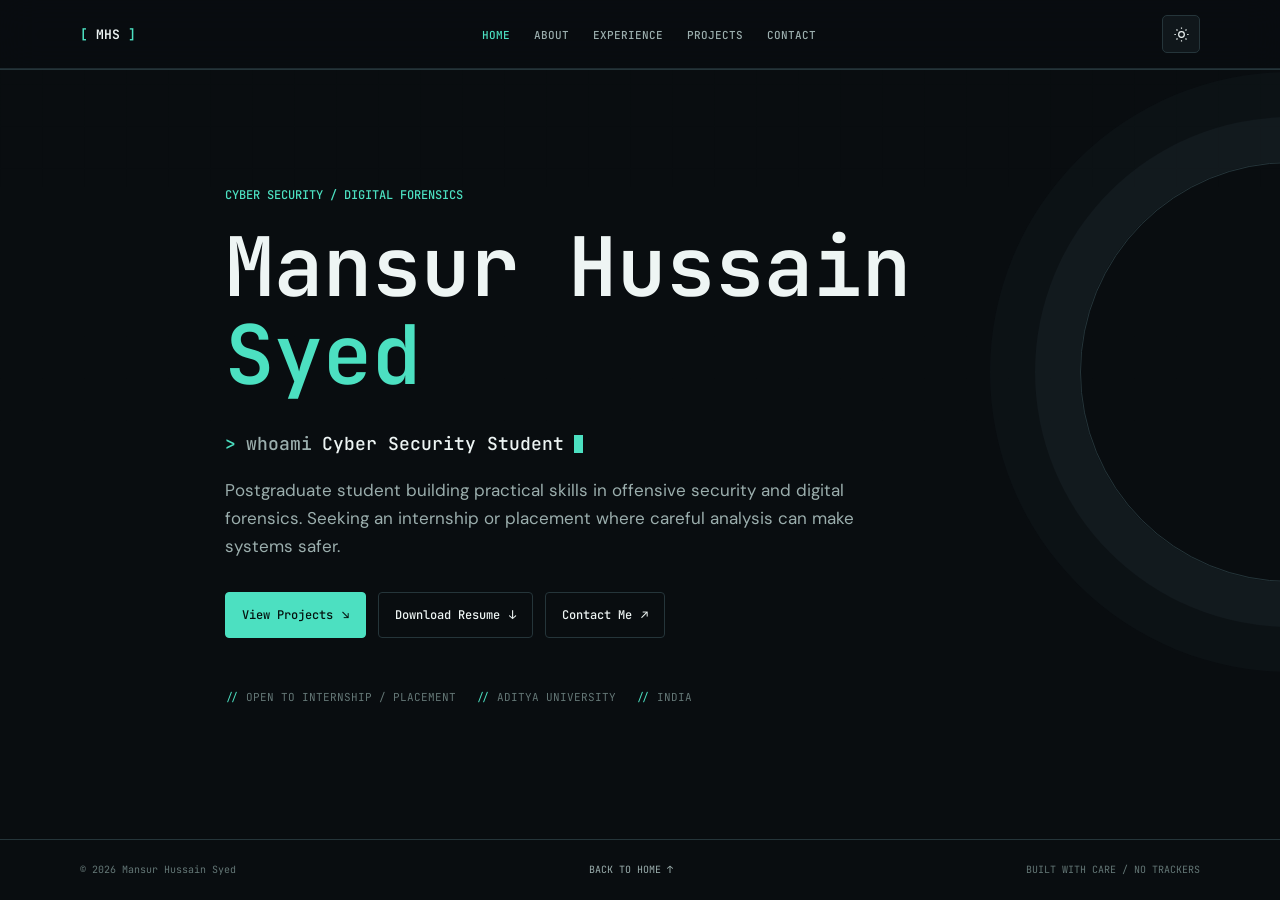
<file: index.html>
<!doctype html>
<html lang="en">
<head>
  <meta charset="utf-8">
  <meta name="viewport" content="width=device-width, initial-scale=1">
  <meta name="theme-color" content="#090d10">
  <meta name="description" content="Cyber Security and Digital Forensics postgraduate student seeking internship and placement opportunities.">
  <meta property="og:type" content="website">
  <meta property="og:title" content="Mansur Hussain Syed | Cyber Security & Digital Forensics">
  <meta property="og:description" content="Cyber Security and Digital Forensics postgraduate student seeking internship and placement opportunities.">
  <title>Mansur Hussain Syed | Cyber Security & Digital Forensics</title>
  <link rel="icon" href="data:image/svg+xml,%3Csvg xmlns='http://www.w3.org/2000/svg' viewBox='0 0 100 100'%3E%3Ctext y='.9em' font-size='84'%3E%F0%9F%94%92%3C/text%3E%3C/svg%3E">
  <link rel="preconnect" href="https://fonts.googleapis.com">
  <link rel="preconnect" href="https://fonts.gstatic.com" crossorigin>
  <link href="https://fonts.googleapis.com/css2?family=DM+Sans:wght@400;500;600;700&family=JetBrains+Mono:wght@400;500;600;700&display=swap" rel="stylesheet">
  <link rel="stylesheet" href="styles.css">
</head>
<body data-page="home">
  <a class="skip-link" href="#main">Skip to content</a>
  <header class="site-header">
    <div class="wrap nav-shell">
      <a class="brand" href="index.html" aria-label="Mansur Hussain Syed, home"><span class="brand-mark">[</span> MHS <span class="brand-mark">]</span></a>
      <nav aria-label="Main navigation"><ul class="nav-links" id="nav-links"><li><a href="index.html" aria-current="page">HOME</a></li><li><a href="about.html">ABOUT</a></li><li><a href="experience.html">EXPERIENCE</a></li><li><a href="projects.html">PROJECTS</a></li><li><a href="contact.html">CONTACT</a></li></ul></nav>
      <div class="nav-right">
        <button class="icon-button" id="theme-toggle" type="button" aria-label="Switch to light theme" title="Switch theme"><svg id="theme-icon" viewBox="0 0 24 24" fill="none" stroke="currentColor" stroke-width="1.7" aria-hidden="true"><circle cx="12" cy="12" r="4"/><path d="M12 2v2m0 16v2M4.93 4.93l1.42 1.42m11.3 11.3 1.42 1.42M2 12h2m16 0h2M4.93 19.07l1.42-1.42m11.3-11.3 1.42-1.42"/></svg></button>
        <button class="icon-button menu-toggle" id="menu-toggle" type="button" aria-expanded="false" aria-controls="nav-links" aria-label="Open navigation menu" title="Open menu"><svg viewBox="0 0 24 24" fill="none" stroke="currentColor" stroke-width="1.7" aria-hidden="true"><path d="M4 7h16M4 12h16M4 17h16"/></svg></button>
      </div>
    </div>
  </header>
  <main id="main">
<section class="hero" id="home" aria-labelledby="hero-title">
      <div class="wrap hero-inner">
        <p class="eyebrow">CYBER SECURITY <span aria-hidden="true">/</span> DIGITAL FORENSICS</p>
        <h1 id="hero-title">Mansur Hussain <span>Syed</span></h1>
        <p class="terminal-line"><span class="terminal-prompt" aria-hidden="true">&gt;</span><span class="mono" aria-hidden="true">whoami</span><span class="typed-role" id="typed-role" aria-label="Cyber Security Student">Cyber Security Student</span><span class="cursor" aria-hidden="true"></span></p>
        <p class="hero-copy">Postgraduate student building practical skills in offensive security and digital forensics. Seeking an internship or placement where careful analysis can make systems safer.</p>
        <div class="hero-actions">
          <a class="button button-primary" href="projects.html">View Projects <span aria-hidden="true">↘</span></a>
          <button class="button" id="resume-button" type="button">Download Resume <span aria-hidden="true">↓</span></button>
          <a class="button" href="contact.html">Contact Me <span aria-hidden="true">↗</span></a>
        </div>
        <div class="hero-meta" aria-label="Current focus"><span>OPEN TO INTERNSHIP / PLACEMENT</span><span>ADITYA UNIVERSITY</span><span>INDIA</span></div>
      </div>
    </section>
  </main>
  <footer class="site-footer"><div class="wrap footer-inner"><span>© 2026 Mansur Hussain Syed</span><a href="index.html">BACK TO HOME ↑</a><span>BUILT WITH CARE / NO TRACKERS</span></div></footer>
  <script src="script.js"></script>
</body>
</html>
</file>
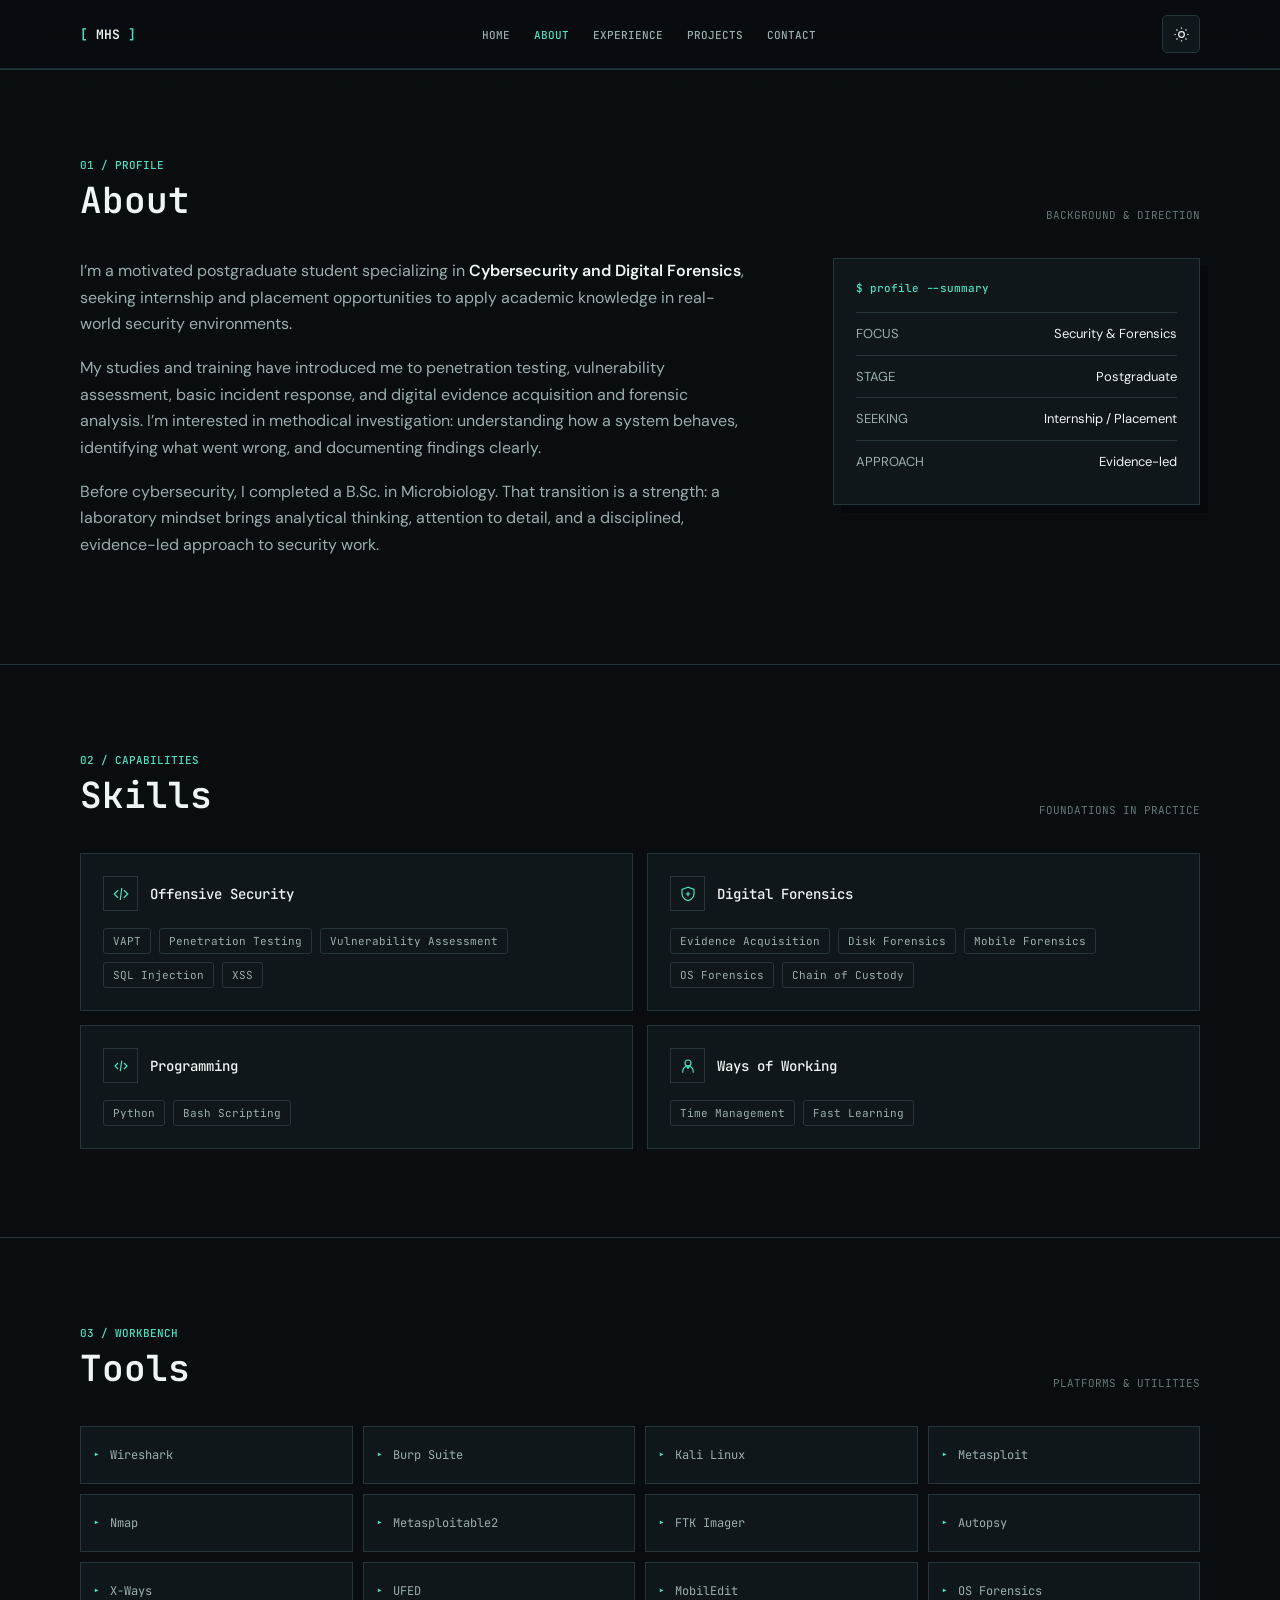
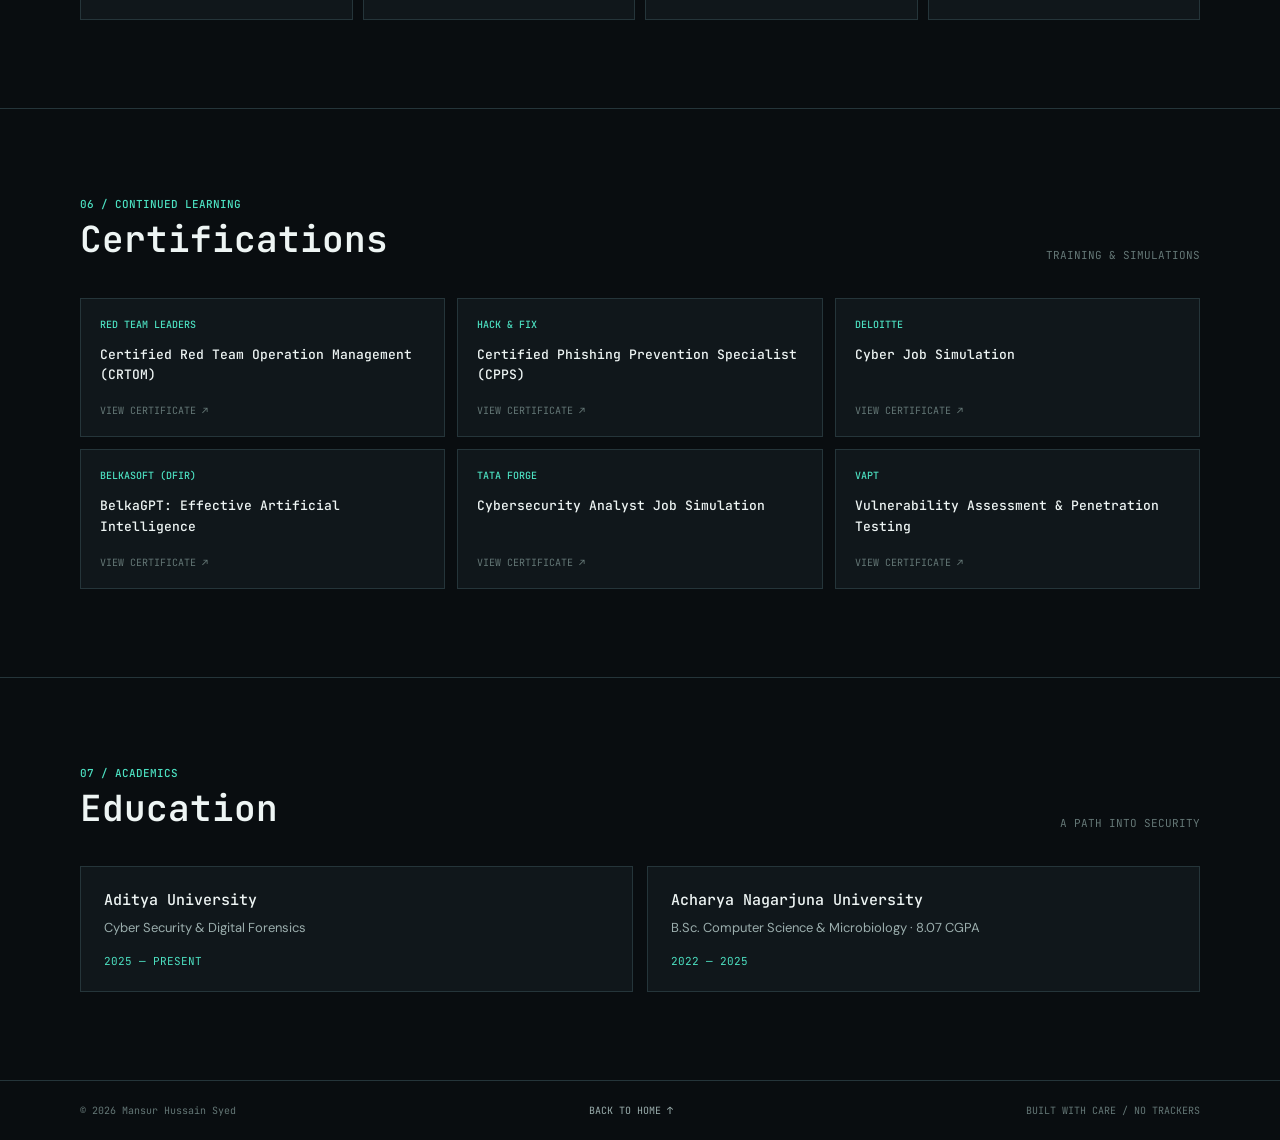
<file: about.html>
<!doctype html>
<html lang="en">
<head>
  <meta charset="utf-8">
  <meta name="viewport" content="width=device-width, initial-scale=1">
  <meta name="theme-color" content="#090d10">
  <meta name="description" content="Skills, tools, certifications and education in Cyber Security and Digital Forensics.">
  <meta property="og:type" content="website">
  <meta property="og:title" content="About | Mansur Hussain Syed">
  <meta property="og:description" content="Skills, tools, certifications and education in Cyber Security and Digital Forensics.">
  <title>About | Mansur Hussain Syed</title>
  <link rel="icon" href="data:image/svg+xml,%3Csvg xmlns='http://www.w3.org/2000/svg' viewBox='0 0 100 100'%3E%3Ctext y='.9em' font-size='84'%3E%F0%9F%94%92%3C/text%3E%3C/svg%3E">
  <link rel="preconnect" href="https://fonts.googleapis.com">
  <link rel="preconnect" href="https://fonts.gstatic.com" crossorigin>
  <link href="https://fonts.googleapis.com/css2?family=DM+Sans:wght@400;500;600;700&family=JetBrains+Mono:wght@400;500;600;700&display=swap" rel="stylesheet">
  <link rel="stylesheet" href="styles.css">
</head>
<body data-page="about">
  <a class="skip-link" href="#main">Skip to content</a>
  <header class="site-header">
    <div class="wrap nav-shell">
      <a class="brand" href="index.html" aria-label="Mansur Hussain Syed, home"><span class="brand-mark">[</span> MHS <span class="brand-mark">]</span></a>
      <nav aria-label="Main navigation"><ul class="nav-links" id="nav-links"><li><a href="index.html">HOME</a></li><li><a href="about.html" aria-current="page">ABOUT</a></li><li><a href="experience.html">EXPERIENCE</a></li><li><a href="projects.html">PROJECTS</a></li><li><a href="contact.html">CONTACT</a></li></ul></nav>
      <div class="nav-right">
        <button class="icon-button" id="theme-toggle" type="button" aria-label="Switch to light theme" title="Switch theme"><svg id="theme-icon" viewBox="0 0 24 24" fill="none" stroke="currentColor" stroke-width="1.7" aria-hidden="true"><circle cx="12" cy="12" r="4"/><path d="M12 2v2m0 16v2M4.93 4.93l1.42 1.42m11.3 11.3 1.42 1.42M2 12h2m16 0h2M4.93 19.07l1.42-1.42m11.3-11.3 1.42-1.42"/></svg></button>
        <button class="icon-button menu-toggle" id="menu-toggle" type="button" aria-expanded="false" aria-controls="nav-links" aria-label="Open navigation menu" title="Open menu"><svg viewBox="0 0 24 24" fill="none" stroke="currentColor" stroke-width="1.7" aria-hidden="true"><path d="M4 7h16M4 12h16M4 17h16"/></svg></button>
      </div>
    </div>
  </header>
  <main id="main">
<section id="about" aria-labelledby="about-title">
      <div class="wrap reveal">
        <div class="section-head"><div><p class="section-index">01 / PROFILE</p><h2 class="section-title" id="about-title">About</h2></div><p class="section-note">BACKGROUND &amp; DIRECTION</p></div>
        <div class="about-layout">
          <div class="about-copy">
            <p>I’m a motivated postgraduate student specializing in <strong>Cybersecurity and Digital Forensics</strong>, seeking internship and placement opportunities to apply academic knowledge in real-world security environments.</p>
            <p>My studies and training have introduced me to penetration testing, vulnerability assessment, basic incident response, and digital evidence acquisition and forensic analysis. I’m interested in methodical investigation: understanding how a system behaves, identifying what went wrong, and documenting findings clearly.</p>
            <p>Before cybersecurity, I completed a B.Sc. in Microbiology. That transition is a strength: a laboratory mindset brings analytical thinking, attention to detail, and a disciplined, evidence-led approach to security work.</p>
          </div>
          <aside class="about-aside" aria-label="Current profile">
            <p class="aside-label">$ profile --summary</p>
            <div class="aside-row"><span>FOCUS</span><span>Security &amp; Forensics</span></div>
            <div class="aside-row"><span>STAGE</span><span>Postgraduate</span></div>
            <div class="aside-row"><span>SEEKING</span><span>Internship / Placement</span></div>
            <div class="aside-row"><span>APPROACH</span><span>Evidence-led</span></div>
          </aside>
        </div>
      </div>
    </section>

<section id="skills" aria-labelledby="skills-title">
      <div class="wrap reveal">
        <div class="section-head"><div><p class="section-index">02 / CAPABILITIES</p><h2 class="section-title" id="skills-title">Skills</h2></div><p class="section-note">FOUNDATIONS IN PRACTICE</p></div>
        <div class="card-grid">
          <article class="panel skill-card"><div class="skill-head"><span class="skill-icon"><svg viewBox="0 0 24 24" fill="none" stroke="currentColor" stroke-width="1.6" aria-hidden="true"><path d="m8 7-5 5 5 5m8-10 5 5-5 5m-3-13-2 16"/></svg></span><h3>Offensive Security</h3></div><div class="tags"><span class="tag">VAPT</span><span class="tag">Penetration Testing</span><span class="tag">Vulnerability Assessment</span><span class="tag">SQL Injection</span><span class="tag">XSS</span></div></article>
          <article class="panel skill-card"><div class="skill-head"><span class="skill-icon"><svg viewBox="0 0 24 24" fill="none" stroke="currentColor" stroke-width="1.6" aria-hidden="true"><path d="M12 3 4 6v5c0 5 3.4 8.3 8 10 4.6-1.7 8-5 8-10V6l-8-3Z"/><path d="M9 12h6m-3-3v6"/></svg></span><h3>Digital Forensics</h3></div><div class="tags"><span class="tag">Evidence Acquisition</span><span class="tag">Disk Forensics</span><span class="tag">Mobile Forensics</span><span class="tag">OS Forensics</span><span class="tag">Chain of Custody</span></div></article>
          <article class="panel skill-card"><div class="skill-head"><span class="skill-icon"><svg viewBox="0 0 24 24" fill="none" stroke="currentColor" stroke-width="1.6" aria-hidden="true"><path d="m8 8-4 4 4 4m8-8 4 4-4 4m-3-11-2 14"/></svg></span><h3>Programming</h3></div><div class="tags"><span class="tag">Python</span><span class="tag">Bash Scripting</span></div></article>
          <article class="panel skill-card"><div class="skill-head"><span class="skill-icon"><svg viewBox="0 0 24 24" fill="none" stroke="currentColor" stroke-width="1.6" aria-hidden="true"><circle cx="12" cy="8" r="4"/><path d="M5 21v-2a7 7 0 0 1 14 0v2M12 12v4m-2-2h4"/></svg></span><h3>Ways of Working</h3></div><div class="tags"><span class="tag">Time Management</span><span class="tag">Fast Learning</span></div></article>
        </div>
      </div>
    </section>

<section id="tools" aria-labelledby="tools-title">
      <div class="wrap reveal">
        <div class="section-head"><div><p class="section-index">03 / WORKBENCH</p><h2 class="section-title" id="tools-title">Tools</h2></div><p class="section-note">PLATFORMS &amp; UTILITIES</p></div>
        <div class="tools-grid" aria-label="Security and forensic tools"><div class="tool">Wireshark</div><div class="tool">Burp Suite</div><div class="tool">Kali Linux</div><div class="tool">Metasploit</div><div class="tool">Nmap</div><div class="tool">Metasploitable2</div><div class="tool">FTK Imager</div><div class="tool">Autopsy</div><div class="tool">X-Ways</div><div class="tool">UFED</div><div class="tool">MobilEdit</div><div class="tool">OS Forensics</div></div>
      </div>
    </section>

<section id="certifications" aria-labelledby="certifications-title">
      <div class="wrap reveal">
        <div class="section-head"><div><p class="section-index">06 / CONTINUED LEARNING</p><h2 class="section-title" id="certifications-title">Certifications</h2></div><p class="section-note">TRAINING &amp; SIMULATIONS</p></div>
        <div class="cert-grid">
          <button class="panel cert cert-trigger" type="button" data-certificate-image="images/certificates/red-team-leaders-crtom.png" aria-haspopup="dialog"><span class="cert-issuer">Red Team Leaders</span><span class="cert-title">Certified Red Team Operation Management (CRTOM)</span><span class="cert-open">VIEW CERTIFICATE ↗</span></button>
          <button class="panel cert cert-trigger" type="button" data-certificate-image="images/certificates/hack-and-fix-cpps.png" aria-haspopup="dialog"><span class="cert-issuer">Hack &amp; Fix</span><span class="cert-title">Certified Phishing Prevention Specialist (CPPS)</span><span class="cert-open">VIEW CERTIFICATE ↗</span></button>
          <button class="panel cert cert-trigger" type="button" data-certificate-image="images/certificates/deloitte-cyber-job-simulation.png" aria-haspopup="dialog"><span class="cert-issuer">Deloitte</span><span class="cert-title">Cyber Job Simulation</span><span class="cert-open">VIEW CERTIFICATE ↗</span></button>
          <button class="panel cert cert-trigger" type="button" data-certificate-image="images/certificates/belkasoft-belkagpt-ai.png" aria-haspopup="dialog"><span class="cert-issuer">Belkasoft (DFIR)</span><span class="cert-title">BelkaGPT: Effective Artificial Intelligence</span><span class="cert-open">VIEW CERTIFICATE ↗</span></button>
          <button class="panel cert cert-trigger" type="button" data-certificate-image="images/certificates/tata-forge-cybersecurity-analyst.png" aria-haspopup="dialog"><span class="cert-issuer">TATA Forge</span><span class="cert-title">Cybersecurity Analyst Job Simulation</span><span class="cert-open">VIEW CERTIFICATE ↗</span></button>
          <button class="panel cert cert-trigger" type="button" data-certificate-image="images/certificates/vapt-certificate.png" aria-haspopup="dialog"><span class="cert-issuer">VAPT</span><span class="cert-title">Vulnerability Assessment &amp; Penetration Testing</span><span class="cert-open">VIEW CERTIFICATE ↗</span></button>
        </div>
        <dialog class="certificate-dialog" aria-labelledby="certificate-dialog-title">
          <div class="certificate-dialog-head">
            <h3 id="certificate-dialog-title"></h3>
            <button class="icon-button certificate-close" type="button" aria-label="Close certificate">×</button>
          </div>
          <img class="certificate-image" alt="">
        </dialog>
      </div>
    </section>

<section id="education" aria-labelledby="education-title">
      <div class="wrap reveal">
        <div class="section-head"><div><p class="section-index">07 / ACADEMICS</p><h2 class="section-title" id="education-title">Education</h2></div><p class="section-note">A PATH INTO SECURITY</p></div>
        <div class="education-grid">
          <article class="panel education-card"><h3>Aditya University</h3><p>Cyber Security &amp; Digital Forensics</p><p class="edu-date">2025 — PRESENT</p></article>
          <article class="panel education-card"><h3>Acharya Nagarjuna University</h3><p>B.Sc. Computer Science &amp; Microbiology · 8.07 CGPA</p><p class="edu-date">2022 — 2025</p></article>
        </div>
      </div>
    </section>
  </main>
  <footer class="site-footer"><div class="wrap footer-inner"><span>© 2026 Mansur Hussain Syed</span><a href="index.html">BACK TO HOME ↑</a><span>BUILT WITH CARE / NO TRACKERS</span></div></footer>
  <script src="script.js"></script>
</body>
</html>
</file>
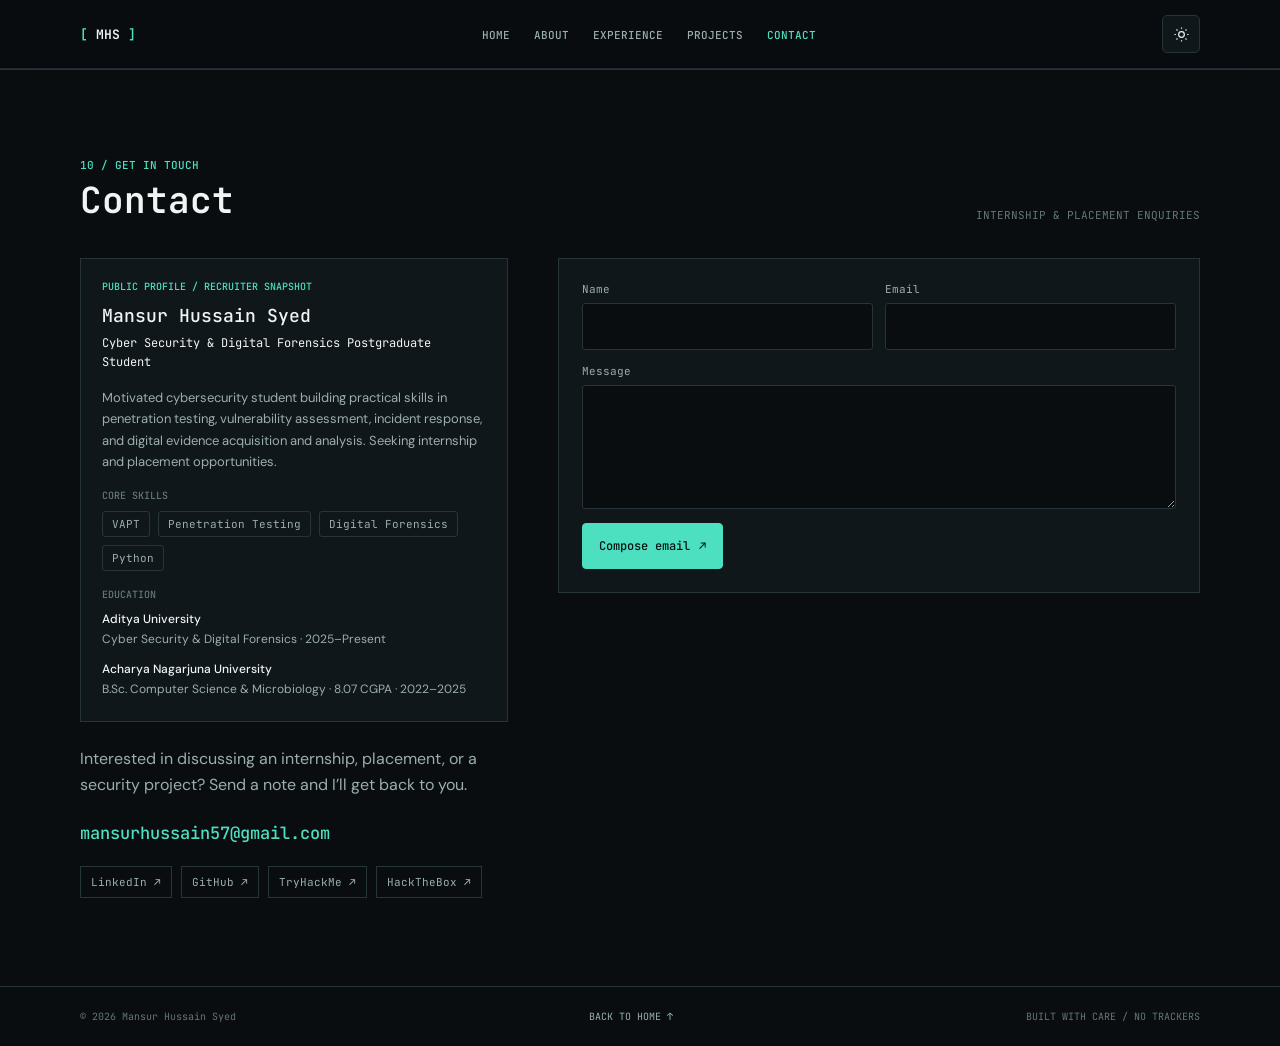
<file: contact.html>
<!doctype html>
<html lang="en">
<head>
  <meta charset="utf-8">
  <meta name="viewport" content="width=device-width, initial-scale=1">
  <meta name="theme-color" content="#090d10">
  <meta name="description" content="Contact Mansur Hussain Syed about cybersecurity internship and placement opportunities.">
  <meta property="og:type" content="website">
  <meta property="og:title" content="Contact | Mansur Hussain Syed">
  <meta property="og:description" content="Contact Mansur Hussain Syed about cybersecurity internship and placement opportunities.">
  <title>Contact | Mansur Hussain Syed</title>
  <link rel="icon" href="data:image/svg+xml,%3Csvg xmlns='http://www.w3.org/2000/svg' viewBox='0 0 100 100'%3E%3Ctext y='.9em' font-size='84'%3E%F0%9F%94%92%3C/text%3E%3C/svg%3E">
  <link rel="preconnect" href="https://fonts.googleapis.com">
  <link rel="preconnect" href="https://fonts.gstatic.com" crossorigin>
  <link href="https://fonts.googleapis.com/css2?family=DM+Sans:wght@400;500;600;700&family=JetBrains+Mono:wght@400;500;600;700&display=swap" rel="stylesheet">
  <link rel="stylesheet" href="styles.css">
</head>
<body data-page="contact">
  <a class="skip-link" href="#main">Skip to content</a>
  <header class="site-header">
    <div class="wrap nav-shell">
      <a class="brand" href="index.html" aria-label="Mansur Hussain Syed, home"><span class="brand-mark">[</span> MHS <span class="brand-mark">]</span></a>
      <nav aria-label="Main navigation"><ul class="nav-links" id="nav-links"><li><a href="index.html">HOME</a></li><li><a href="about.html">ABOUT</a></li><li><a href="experience.html">EXPERIENCE</a></li><li><a href="projects.html">PROJECTS</a></li><li><a href="contact.html" aria-current="page">CONTACT</a></li></ul></nav>
      <div class="nav-right">
        <button class="icon-button" id="theme-toggle" type="button" aria-label="Switch to light theme" title="Switch theme"><svg id="theme-icon" viewBox="0 0 24 24" fill="none" stroke="currentColor" stroke-width="1.7" aria-hidden="true"><circle cx="12" cy="12" r="4"/><path d="M12 2v2m0 16v2M4.93 4.93l1.42 1.42m11.3 11.3 1.42 1.42M2 12h2m16 0h2M4.93 19.07l1.42-1.42m11.3-11.3 1.42-1.42"/></svg></button>
        <button class="icon-button menu-toggle" id="menu-toggle" type="button" aria-expanded="false" aria-controls="nav-links" aria-label="Open navigation menu" title="Open menu"><svg viewBox="0 0 24 24" fill="none" stroke="currentColor" stroke-width="1.7" aria-hidden="true"><path d="M4 7h16M4 12h16M4 17h16"/></svg></button>
      </div>
    </div>
  </header>
  <main id="main">
<section id="contact" aria-labelledby="contact-title">
      <div class="wrap reveal">
        <div class="section-head"><div><p class="section-index">10 / GET IN TOUCH</p><h2 class="section-title" id="contact-title">Contact</h2></div><p class="section-note">INTERNSHIP &amp; PLACEMENT ENQUIRIES</p></div>
        <div class="contact-layout">
          <div class="contact-copy">
            <article class="panel recruiter-profile" aria-labelledby="recruiter-profile-title">
              <p class="profile-label">PUBLIC PROFILE / RECRUITER SNAPSHOT</p>
              <h3 id="recruiter-profile-title">Mansur Hussain Syed</h3>
              <p class="profile-headline">Cyber Security &amp; Digital Forensics Postgraduate Student</p>
              <p class="profile-summary">Motivated cybersecurity student building practical skills in penetration testing, vulnerability assessment, incident response, and digital evidence acquisition and analysis. Seeking internship and placement opportunities.</p>
              <div class="profile-block">
                <h4>CORE SKILLS</h4>
                <div class="tags"><span class="tag">VAPT</span><span class="tag">Penetration Testing</span><span class="tag">Digital Forensics</span><span class="tag">Python</span></div>
              </div>
              <div class="profile-block profile-education">
                <h4>EDUCATION</h4>
                <p><strong>Aditya University</strong><br>Cyber Security &amp; Digital Forensics · 2025–Present</p>
                <p><strong>Acharya Nagarjuna University</strong><br>B.Sc. Computer Science &amp; Microbiology · 8.07 CGPA · 2022–2025</p>
              </div>
            </article>
            <p>Interested in discussing an internship, placement, or a security project? Send a note and I’ll get back to you.</p>
            <a class="contact-email" href="mailto:mansurhussain57@gmail.com">mansurhussain57@gmail.com</a>
            <div class="social-links" aria-label="Professional profiles"><a class="placeholder-link" data-link="linkedin" href="#contact">LinkedIn ↗</a><a class="placeholder-link" data-link="github" href="#contact">GitHub ↗</a><a class="placeholder-link" data-link="tryhackme" href="#contact">TryHackMe ↗</a><a class="placeholder-link" data-link="hackthebox" href="#contact">HackTheBox ↗</a></div>
          </div>
          <form class="contact-form" id="contact-form">
            <div class="form-row"><div class="field"><label for="sender-name">Name</label><input id="sender-name" name="name" autocomplete="name" required></div><div class="field"><label for="sender-email">Email</label><input id="sender-email" name="email" type="email" autocomplete="email" required></div></div>
            <div class="field"><label for="message">Message</label><textarea id="message" name="message" required></textarea></div>
            <button class="button button-primary" type="submit">Compose email <span aria-hidden="true">↗</span></button>
          </form>
        </div>
      </div>
    </section>
  </main>
  <footer class="site-footer"><div class="wrap footer-inner"><span>© 2026 Mansur Hussain Syed</span><a href="index.html">BACK TO HOME ↑</a><span>BUILT WITH CARE / NO TRACKERS</span></div></footer>
  <script src="script.js"></script>
</body>
</html>
</file>
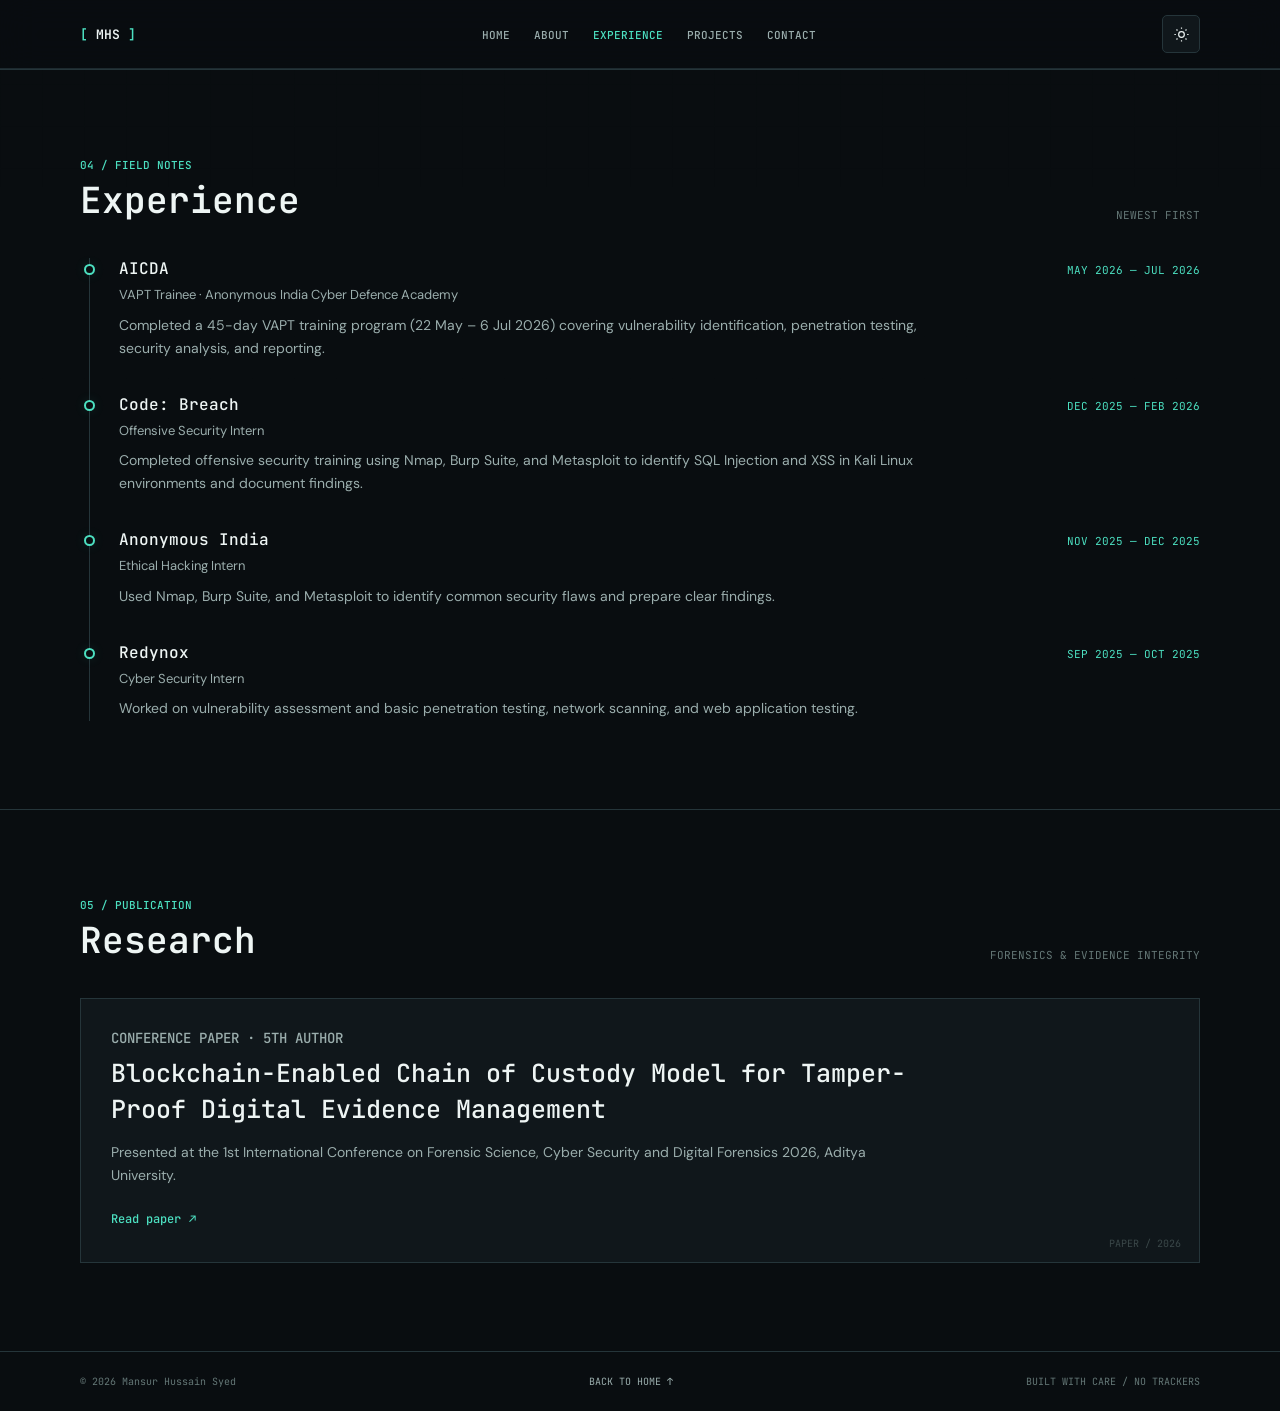
<file: experience.html>
<!doctype html>
<html lang="en">
<head>
  <meta charset="utf-8">
  <meta name="viewport" content="width=device-width, initial-scale=1">
  <meta name="theme-color" content="#090d10">
  <meta name="description" content="Cybersecurity internships, VAPT training and digital forensics research.">
  <meta property="og:type" content="website">
  <meta property="og:title" content="Experience | Mansur Hussain Syed">
  <meta property="og:description" content="Cybersecurity internships, VAPT training and digital forensics research.">
  <title>Experience | Mansur Hussain Syed</title>
  <link rel="icon" href="data:image/svg+xml,%3Csvg xmlns='http://www.w3.org/2000/svg' viewBox='0 0 100 100'%3E%3Ctext y='.9em' font-size='84'%3E%F0%9F%94%92%3C/text%3E%3C/svg%3E">
  <link rel="preconnect" href="https://fonts.googleapis.com">
  <link rel="preconnect" href="https://fonts.gstatic.com" crossorigin>
  <link href="https://fonts.googleapis.com/css2?family=DM+Sans:wght@400;500;600;700&family=JetBrains+Mono:wght@400;500;600;700&display=swap" rel="stylesheet">
  <link rel="stylesheet" href="styles.css">
</head>
<body data-page="experience">
  <a class="skip-link" href="#main">Skip to content</a>
  <header class="site-header">
    <div class="wrap nav-shell">
      <a class="brand" href="index.html" aria-label="Mansur Hussain Syed, home"><span class="brand-mark">[</span> MHS <span class="brand-mark">]</span></a>
      <nav aria-label="Main navigation"><ul class="nav-links" id="nav-links"><li><a href="index.html">HOME</a></li><li><a href="about.html">ABOUT</a></li><li><a href="experience.html" aria-current="page">EXPERIENCE</a></li><li><a href="projects.html">PROJECTS</a></li><li><a href="contact.html">CONTACT</a></li></ul></nav>
      <div class="nav-right">
        <button class="icon-button" id="theme-toggle" type="button" aria-label="Switch to light theme" title="Switch theme"><svg id="theme-icon" viewBox="0 0 24 24" fill="none" stroke="currentColor" stroke-width="1.7" aria-hidden="true"><circle cx="12" cy="12" r="4"/><path d="M12 2v2m0 16v2M4.93 4.93l1.42 1.42m11.3 11.3 1.42 1.42M2 12h2m16 0h2M4.93 19.07l1.42-1.42m11.3-11.3 1.42-1.42"/></svg></button>
        <button class="icon-button menu-toggle" id="menu-toggle" type="button" aria-expanded="false" aria-controls="nav-links" aria-label="Open navigation menu" title="Open menu"><svg viewBox="0 0 24 24" fill="none" stroke="currentColor" stroke-width="1.7" aria-hidden="true"><path d="M4 7h16M4 12h16M4 17h16"/></svg></button>
      </div>
    </div>
  </header>
  <main id="main">
<section id="experience" aria-labelledby="experience-title">
      <div class="wrap reveal">
        <div class="section-head"><div><p class="section-index">04 / FIELD NOTES</p><h2 class="section-title" id="experience-title">Experience</h2></div><p class="section-note">NEWEST FIRST</p></div>
        <div class="timeline">
          <article class="timeline-item"><div class="timeline-top"><h3>AICDA</h3><span class="timeline-date">MAY 2026 — JUL 2026</span></div><p class="timeline-role">VAPT Trainee · Anonymous India Cyber Defence Academy</p><p>Completed a 45-day VAPT training program (22 May – 6 Jul 2026) covering vulnerability identification, penetration testing, security analysis, and reporting.</p></article>
          <article class="timeline-item"><div class="timeline-top"><h3>Code: Breach</h3><span class="timeline-date">DEC 2025 — FEB 2026</span></div><p class="timeline-role">Offensive Security Intern</p><p>Completed offensive security training using Nmap, Burp Suite, and Metasploit to identify SQL Injection and XSS in Kali Linux environments and document findings.</p></article>
          <article class="timeline-item"><div class="timeline-top"><h3>Anonymous India</h3><span class="timeline-date">NOV 2025 — DEC 2025</span></div><p class="timeline-role">Ethical Hacking Intern</p><p>Used Nmap, Burp Suite, and Metasploit to identify common security flaws and prepare clear findings.</p></article>
          <article class="timeline-item"><div class="timeline-top"><h3>Redynox</h3><span class="timeline-date">SEP 2025 — OCT 2025</span></div><p class="timeline-role">Cyber Security Intern</p><p>Worked on vulnerability assessment and basic penetration testing, network scanning, and web application testing.</p></article>
        </div>
      </div>
    </section>

<section id="research" aria-labelledby="research-title">
      <div class="wrap reveal">
        <div class="section-head"><div><p class="section-index">05 / PUBLICATION</p><h2 class="section-title" id="research-title">Research</h2></div><p class="section-note">FORENSICS &amp; EVIDENCE INTEGRITY</p></div>
        <article class="panel research-card"><p class="research-type">CONFERENCE PAPER · 5TH AUTHOR</p><h3>Blockchain-Enabled Chain of Custody Model for Tamper-Proof Digital Evidence Management</h3><p>Presented at the 1st International Conference on Forensic Science, Cyber Security and Digital Forensics 2026, Aditya University.</p><a class="text-link placeholder-link" data-link="paper" href="#research">Read paper <span aria-hidden="true">↗</span></a></article>
      </div>
    </section>
  </main>
  <footer class="site-footer"><div class="wrap footer-inner"><span>© 2026 Mansur Hussain Syed</span><a href="index.html">BACK TO HOME ↑</a><span>BUILT WITH CARE / NO TRACKERS</span></div></footer>
  <script src="script.js"></script>
</body>
</html>
</file>
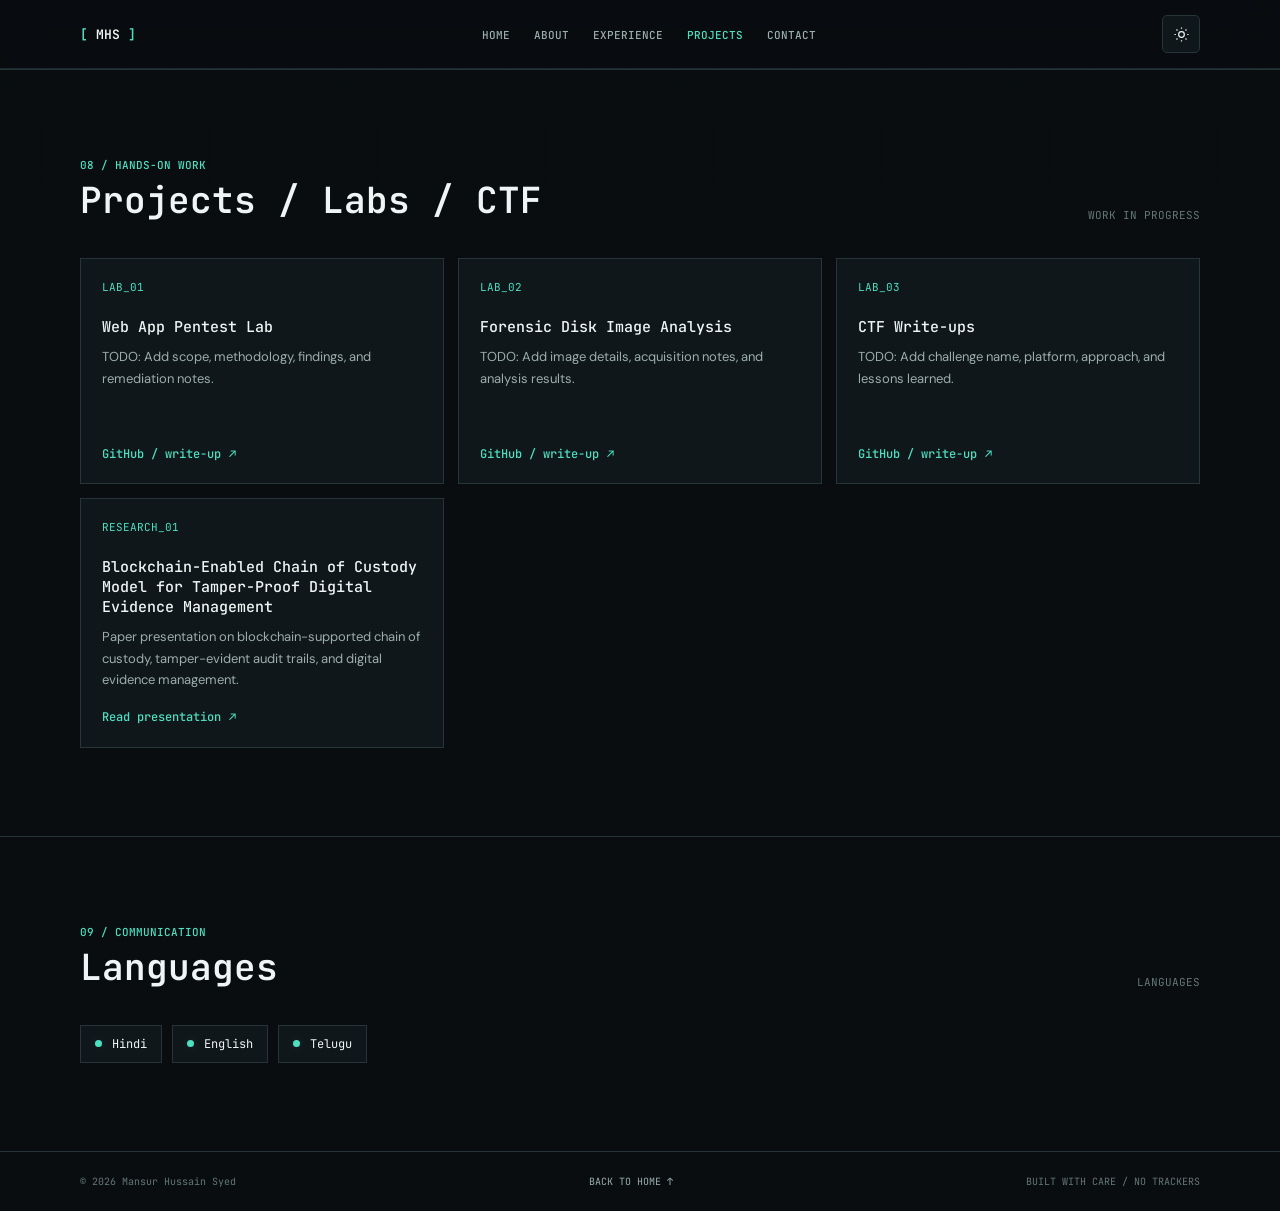
<file: projects.html>
<!doctype html>
<html lang="en">
<head>
  <meta charset="utf-8">
  <meta name="viewport" content="width=device-width, initial-scale=1">
  <meta name="theme-color" content="#090d10">
  <meta name="description" content="Cybersecurity labs, digital forensics projects and CTF write-ups.">
  <meta property="og:type" content="website">
  <meta property="og:title" content="Projects | Mansur Hussain Syed">
  <meta property="og:description" content="Cybersecurity labs, digital forensics projects and CTF write-ups.">
  <title>Projects | Mansur Hussain Syed</title>
  <link rel="icon" href="data:image/svg+xml,%3Csvg xmlns='http://www.w3.org/2000/svg' viewBox='0 0 100 100'%3E%3Ctext y='.9em' font-size='84'%3E%F0%9F%94%92%3C/text%3E%3C/svg%3E">
  <link rel="preconnect" href="https://fonts.googleapis.com">
  <link rel="preconnect" href="https://fonts.gstatic.com" crossorigin>
  <link href="https://fonts.googleapis.com/css2?family=DM+Sans:wght@400;500;600;700&family=JetBrains+Mono:wght@400;500;600;700&display=swap" rel="stylesheet">
  <link rel="stylesheet" href="styles.css">
</head>
<body data-page="projects">
  <a class="skip-link" href="#main">Skip to content</a>
  <header class="site-header">
    <div class="wrap nav-shell">
      <a class="brand" href="index.html" aria-label="Mansur Hussain Syed, home"><span class="brand-mark">[</span> MHS <span class="brand-mark">]</span></a>
      <nav aria-label="Main navigation"><ul class="nav-links" id="nav-links"><li><a href="index.html">HOME</a></li><li><a href="about.html">ABOUT</a></li><li><a href="experience.html">EXPERIENCE</a></li><li><a href="projects.html" aria-current="page">PROJECTS</a></li><li><a href="contact.html">CONTACT</a></li></ul></nav>
      <div class="nav-right">
        <button class="icon-button" id="theme-toggle" type="button" aria-label="Switch to light theme" title="Switch theme"><svg id="theme-icon" viewBox="0 0 24 24" fill="none" stroke="currentColor" stroke-width="1.7" aria-hidden="true"><circle cx="12" cy="12" r="4"/><path d="M12 2v2m0 16v2M4.93 4.93l1.42 1.42m11.3 11.3 1.42 1.42M2 12h2m16 0h2M4.93 19.07l1.42-1.42m11.3-11.3 1.42-1.42"/></svg></button>
        <button class="icon-button menu-toggle" id="menu-toggle" type="button" aria-expanded="false" aria-controls="nav-links" aria-label="Open navigation menu" title="Open menu"><svg viewBox="0 0 24 24" fill="none" stroke="currentColor" stroke-width="1.7" aria-hidden="true"><path d="M4 7h16M4 12h16M4 17h16"/></svg></button>
      </div>
    </div>
  </header>
  <main id="main">
<section id="projects" aria-labelledby="projects-title">
      <div class="wrap reveal">
        <div class="section-head"><div><p class="section-index">08 / HANDS-ON WORK</p><h2 class="section-title" id="projects-title">Projects / Labs / CTF</h2></div><p class="section-note">WORK IN PROGRESS</p></div>
        <div class="project-grid">
          <article class="panel project-card"><span class="project-count">LAB_01</span><h3>Web App Pentest Lab</h3><p>TODO: Add scope, methodology, findings, and remediation notes.</p><a class="text-link placeholder-link" data-link="webLab" href="#projects">GitHub / write-up <span aria-hidden="true">↗</span></a></article>
          <article class="panel project-card"><span class="project-count">LAB_02</span><h3>Forensic Disk Image Analysis</h3><p>TODO: Add image details, acquisition notes, and analysis results.</p><a class="text-link placeholder-link" data-link="forensicsLab" href="#projects">GitHub / write-up <span aria-hidden="true">↗</span></a></article>
          <article class="panel project-card"><span class="project-count">LAB_03</span><h3>CTF Write-ups</h3><p>TODO: Add challenge name, platform, approach, and lessons learned.</p><a class="text-link placeholder-link" data-link="ctf" href="#projects">GitHub / write-up <span aria-hidden="true">↗</span></a></article>
          <article class="panel project-card"><span class="project-count">RESEARCH_01</span><h3>Blockchain-Enabled Chain of Custody Model for Tamper-Proof Digital Evidence Management</h3><p>Paper presentation on blockchain-supported chain of custody, tamper-evident audit trails, and digital evidence management.</p><button class="text-link presentation-trigger" type="button" data-presentation-title="Blockchain-Enabled Chain of Custody Model for Tamper-Proof Digital Evidence Management" data-presentation-pdf="research/blockchain-chain-of-custody.pdf" data-presentation-pptx="research/blockchain-chain-of-custody.pptx">Read presentation <span aria-hidden="true">↗</span></button></article>
        </div>
      </div>
      <dialog class="presentation-dialog" aria-labelledby="presentation-dialog-title">
        <div class="certificate-dialog-head">
          <h3 id="presentation-dialog-title"></h3>
          <a class="presentation-download" href="research/blockchain-chain-of-custody.pptx" download>DOWNLOAD PPTX ↓</a>
          <button class="icon-button certificate-close" type="button" aria-label="Close presentation">×</button>
        </div>
        <iframe class="presentation-frame" title="Research presentation slides"></iframe>
      </dialog>
    </section>

<section id="languages" aria-labelledby="languages-title">
      <div class="wrap reveal">
        <div class="section-head"><div><p class="section-index">09 / COMMUNICATION</p><h2 class="section-title" id="languages-title">Languages</h2></div><p class="section-note">LANGUAGES</p></div>
        <div class="language-list"><span class="language">Hindi</span><span class="language">English</span><span class="language">Telugu</span></div>
      </div>
    </section>
  </main>
  <footer class="site-footer"><div class="wrap footer-inner"><span>© 2026 Mansur Hussain Syed</span><a href="index.html">BACK TO HOME ↑</a><span>BUILT WITH CARE / NO TRACKERS</span></div></footer>
  <script src="script.js"></script>
</body>
</html>
</file>
<file: styles.css>
:root {
      color-scheme: dark;
      --bg: #090d10;
      --surface: #10171b;
      --surface-2: #141e22;
      --line: #25353a;
      --text: #eef5f4;
      --muted: #9baead;
      --faint: #647776;
      --accent: #4ce0c1;
      --accent-dim: rgba(76, 224, 193, .12);
      --shadow: rgba(0, 0, 0, .28);
      --mono: "JetBrains Mono", Consolas, monospace;
      --sans: "DM Sans", "Segoe UI", sans-serif;
      --content: 1120px;
    }
    :root[data-theme="light"] {
      color-scheme: light;
      --bg: #f1f6f4;
      --surface: #ffffff;
      --surface-2: #e8f1ee;
      --line: #cad9d5;
      --text: #12221f;
      --muted: #4f6661;
      --faint: #70847f;
      --accent: #007e69;
      --accent-dim: rgba(0, 126, 105, .1);
      --shadow: rgba(19, 46, 39, .08);
    }
    *, *::before, *::after { box-sizing: border-box; }
    html { scroll-behavior: smooth; scroll-padding-top: 88px; }
    body { margin: 0; background: var(--bg); color: var(--text); font-family: var(--sans); line-height: 1.65; transition: background .25s, color .25s; }
    body::before { position: fixed; inset: 0; z-index: -1; content: ""; opacity: .16; pointer-events: none; background-image: linear-gradient(rgba(76,224,193,.035) 1px, transparent 1px), linear-gradient(90deg, rgba(76,224,193,.035) 1px, transparent 1px); background-size: 42px 42px; mask-image: linear-gradient(to bottom, black, transparent 75%); }
    a { color: inherit; }
    button, input, textarea { font: inherit; }
    button, a { -webkit-tap-highlight-color: transparent; }
    button:focus-visible, a:focus-visible, input:focus-visible, textarea:focus-visible { outline: 2px solid var(--accent); outline-offset: 4px; }
    ::selection { color: var(--bg); background: var(--accent); }
    .wrap { width: min(calc(100% - 48px), var(--content)); margin-inline: auto; }
    .mono { font-family: var(--mono); }
    .skip-link { position: fixed; top: 8px; left: 8px; z-index: 100; padding: 10px 14px; transform: translateY(-160%); background: var(--accent); color: #06100e; }
    .skip-link:focus { transform: translateY(0); }
    .site-header { position: sticky; top: 0; z-index: 20; border-bottom: 1px solid color-mix(in srgb, var(--line) 75%, transparent); background: color-mix(in srgb, var(--bg) 88%, transparent); backdrop-filter: blur(18px); }
    .nav-shell { min-height: 68px; display: flex; align-items: center; justify-content: space-between; gap: 22px; }
    .brand { text-decoration: none; font: 600 13px var(--mono); white-space: nowrap; }
    .brand-mark { color: var(--accent); }
    .nav-right, .nav-links { display: flex; align-items: center; }
    .nav-right { gap: 18px; }
    .nav-links { gap: clamp(12px, 2vw, 24px); list-style: none; margin: 0; padding: 0; }
    .nav-links a { color: var(--muted); text-decoration: none; font: 500 11px var(--mono); transition: color .2s; }
    .nav-links a:hover { color: var(--accent); }
    .icon-button { width: 38px; height: 38px; display: inline-grid; place-items: center; padding: 0; border: 1px solid var(--line); border-radius: 5px; background: var(--surface); color: var(--text); cursor: pointer; transition: border-color .2s, color .2s, box-shadow .2s; }
    .icon-button:hover { border-color: var(--accent); color: var(--accent); box-shadow: 0 0 18px var(--accent-dim); }
    .icon-button svg { width: 17px; height: 17px; }
    .menu-toggle { display: none; }
    .hero { min-height: min(770px, calc(100svh - 68px)); display: grid; align-items: center; padding-block: 92px 110px; position: relative; overflow: hidden; }
    .hero::after { content: ""; position: absolute; width: 420px; height: 420px; border: 1px solid var(--line); border-radius: 50%; right: -220px; top: 12%; box-shadow: 0 0 0 45px color-mix(in srgb, var(--line) 25%, transparent), 0 0 0 90px color-mix(in srgb, var(--line) 14%, transparent); pointer-events: none; }
    .hero-inner { position: relative; z-index: 1; max-width: 830px; }
    .eyebrow { margin: 0 0 20px; color: var(--accent); font: 500 12px var(--mono); letter-spacing: 0; }
    .hero h1 { max-width: 850px; margin: 0; font: 600 clamp(42px, 7.4vw, 82px)/1.08 var(--mono); letter-spacing: 0; }
    .hero h1 span { color: var(--accent); }
    .terminal-line { min-height: 36px; display: flex; align-items: center; gap: 10px; margin: 26px 0 14px; color: var(--muted); font: 500 clamp(14px, 2vw, 18px) var(--mono); }
    .terminal-prompt { color: var(--accent); }
    .typed-role { color: var(--text); }
    .cursor { width: 9px; height: 1.05em; background: var(--accent); animation: blink 1s steps(2, start) infinite; }
    @keyframes blink { to { visibility: hidden; } }
    .hero-copy { max-width: 630px; margin: 0; color: var(--muted); font-size: 17px; }
    .hero-actions { display: flex; flex-wrap: wrap; gap: 12px; margin-top: 32px; }
    .button { min-height: 46px; display: inline-flex; align-items: center; justify-content: center; gap: 9px; padding: 11px 16px; border: 1px solid var(--line); border-radius: 4px; background: transparent; color: var(--text); text-decoration: none; font: 500 12px var(--mono); transition: transform .2s, border-color .2s, background .2s, box-shadow .2s; cursor: pointer; }
    .button:hover { transform: translateY(-2px); border-color: var(--accent); box-shadow: 0 0 20px var(--accent-dim); }
    .button-primary { border-color: var(--accent); background: var(--accent); color: #05120f; }
    .button-primary:hover { background: transparent; color: var(--accent); }
    .button svg { width: 15px; height: 15px; }
    .hero-meta { display: flex; flex-wrap: wrap; gap: 20px; margin-top: 52px; color: var(--faint); font: 11px var(--mono); }
    .hero-meta span::before { content: "// "; color: var(--accent); }
    section { padding-block: 88px; border-top: 1px solid var(--line); }
    .section-head { display: flex; align-items: end; justify-content: space-between; gap: 18px; margin-bottom: 36px; }
    .section-index { margin: 0 0 7px; color: var(--accent); font: 500 11px var(--mono); }
    .section-title { margin: 0; font: 600 clamp(25px, 4vw, 36px)/1.2 var(--mono); letter-spacing: 0; }
    .section-note { margin: 0; color: var(--faint); font: 11px var(--mono); }
    .about-layout { display: grid; grid-template-columns: 1.5fr .8fr; gap: 64px; align-items: start; }
    .about-copy p { max-width: 670px; margin: 0 0 18px; color: var(--muted); font-size: 16px; }
    .about-copy strong { color: var(--text); font-weight: 600; }
    .about-aside { padding: 22px; border: 1px solid var(--line); background: var(--surface); box-shadow: 8px 8px 0 var(--shadow); }
    .aside-label { margin: 0 0 17px; color: var(--accent); font: 500 11px var(--mono); }
    .aside-row { display: flex; justify-content: space-between; gap: 14px; padding: 10px 0; border-top: 1px solid var(--line); color: var(--muted); font-size: 13px; }
    .aside-row span:last-child { color: var(--text); text-align: right; }
    .card-grid { display: grid; grid-template-columns: repeat(2, minmax(0, 1fr)); gap: 14px; }
    .panel { min-width: 0; border: 1px solid var(--line); background: var(--surface); transition: transform .22s, border-color .22s, box-shadow .22s; }
    .panel:hover { transform: translateY(-3px); border-color: var(--accent); box-shadow: 0 8px 28px var(--shadow), 0 0 18px var(--accent-dim); }
    .skill-card { padding: 22px; }
    .skill-head { display: flex; align-items: center; gap: 12px; margin-bottom: 17px; }
    .skill-icon { width: 35px; height: 35px; flex: 0 0 auto; display: grid; place-items: center; border: 1px solid var(--line); color: var(--accent); }
    .skill-icon svg { width: 18px; height: 18px; }
    .skill-card h3 { margin: 0; font: 500 14px var(--mono); }
    .tags { display: flex; flex-wrap: wrap; gap: 8px; }
    .tag { padding: 5px 9px; border: 1px solid var(--line); border-radius: 3px; color: var(--muted); font: 11px var(--mono); }
    .tools-grid { display: grid; grid-template-columns: repeat(4, minmax(0, 1fr)); gap: 10px; }
    .tool { min-height: 58px; display: flex; align-items: center; gap: 10px; padding: 12px; border: 1px solid var(--line); background: var(--surface); color: var(--muted); font: 12px var(--mono); transition: border-color .2s, color .2s, background .2s; }
    .tool::before { content: "▸"; color: var(--accent); }
    .tool:hover { border-color: var(--accent); color: var(--text); background: var(--surface-2); }
    .timeline { position: relative; margin-left: 9px; padding-left: 29px; border-left: 1px solid var(--line); }
    .timeline-item { position: relative; padding: 0 0 34px; }
    .timeline-item:last-child { padding-bottom: 0; }
    .timeline-item::before { position: absolute; top: 6px; left: -35px; width: 11px; height: 11px; content: ""; border: 2px solid var(--accent); border-radius: 50%; background: var(--bg); box-shadow: 0 0 12px var(--accent-dim); }
    .timeline-top { display: flex; flex-wrap: wrap; align-items: baseline; justify-content: space-between; gap: 6px 16px; }
    .timeline-item h3 { margin: 0; font: 500 16px var(--mono); }
    .timeline-date { color: var(--accent); font: 11px var(--mono); }
    .timeline-role { margin: 5px 0 8px; color: var(--muted); font-size: 13px; }
    .timeline-item p:last-child { max-width: 800px; margin: 0; color: var(--muted); font-size: 14px; }
    .research-card { position: relative; padding: 30px; overflow: hidden; }
    .research-card::after { content: "PAPER / 2026"; position: absolute; right: 18px; bottom: 12px; color: var(--faint); opacity: .5; font: 10px var(--mono); }
    .research-type { margin: 0 0 12px; color: var(--accent); font: 500 11px var(--mono); }
    .research-card h3 { max-width: 800px; margin: 0 0 14px; font: 500 clamp(18px, 3vw, 25px)/1.45 var(--mono); }
    .research-card p { max-width: 770px; margin: 0 0 8px; color: var(--muted); font-size: 14px; }
    .text-link { display: inline-flex; gap: 8px; align-items: center; margin-top: 16px; color: var(--accent); text-decoration: none; font: 500 12px var(--mono); }
    .text-link:hover { text-decoration: underline; text-underline-offset: 4px; }
    .cert-grid { display: grid; grid-template-columns: repeat(3, minmax(0, 1fr)); gap: 12px; }
    .cert { min-height: 134px; padding: 19px; }
    .cert-trigger { display: flex; width: 100%; flex-direction: column; align-items: flex-start; text-align: left; cursor: pointer; }
    .cert-issuer { margin: 0 0 14px; color: var(--accent); font: 500 10px var(--mono); text-transform: uppercase; }
    .cert h3 { margin: 0; font: 500 13px/1.6 var(--mono); }
    .cert-title { color: var(--text); font: 500 13px/1.6 var(--mono); }
    .cert-open { margin-top: auto; padding-top: 18px; color: var(--faint); font: 10px var(--mono); }
    .cert-trigger:hover .cert-open, .cert-trigger:focus-visible .cert-open { color: var(--accent); }
    .certificate-dialog { width: min(1000px, calc(100% - 32px)); max-width: none; max-height: calc(100% - 32px); padding: 18px; border: 1px solid var(--line); background: var(--surface); color: var(--text); }
    .certificate-dialog::backdrop { background: rgba(0, 0, 0, .82); }
    .certificate-dialog-head { display: flex; align-items: center; justify-content: space-between; gap: 16px; margin-bottom: 14px; }
    .certificate-dialog-head h3 { margin: 0; font: 500 13px/1.5 var(--mono); }
    .certificate-image { display: block; width: 100%; max-height: calc(100vh - 110px); object-fit: contain; }
    .certificate-close { flex: 0 0 auto; font-size: 21px; }
    .presentation-dialog { width: min(1100px, calc(100vw - 32px)); max-width: none; max-height: calc(100% - 32px); padding: 18px; border: 1px solid var(--line); background: var(--surface); color: var(--text); }
    .presentation-dialog::backdrop { background: rgba(0, 0, 0, .82); }
    .presentation-dialog .certificate-dialog-head h3 { flex: 1 1 100%; min-width: 0; overflow-wrap: anywhere; }
    .presentation-download { flex: 0 0 auto; color: var(--accent); text-decoration: none; font: 500 10px var(--mono); }
    .presentation-download:hover { text-decoration: underline; text-underline-offset: 4px; }
    .presentation-frame { display: block; width: 100%; height: min(72vh, 820px); border: 0; background: #fff; }
    .education-grid { display: grid; grid-template-columns: repeat(2, minmax(0, 1fr)); gap: 14px; }
    .education-card { padding: 23px; }
    .education-card h3 { margin: 0 0 7px; font: 500 15px var(--mono); }
    .education-card p { margin: 0; color: var(--muted); font-size: 13px; }
    .education-card .edu-date { margin-top: 16px; color: var(--accent); font: 11px var(--mono); }
    .project-grid { display: grid; grid-template-columns: repeat(3, minmax(0, 1fr)); gap: 14px; }
    .project-card { min-height: 226px; display: flex; flex-direction: column; padding: 21px; }
    .project-card .project-count { color: var(--accent); font: 11px var(--mono); }
    .project-card h3 { margin: 23px 0 9px; font: 500 15px var(--mono); }
    .project-card p { margin: 0; color: var(--muted); font-size: 13px; }
    .project-card .text-link { margin-top: auto; padding-top: 18px; }
    .project-card .presentation-trigger { width: fit-content; padding-inline: 0; border: 0; background: transparent; cursor: pointer; }
    .todo { color: var(--accent); font: 10px var(--mono); }
    .language-list { display: flex; flex-wrap: wrap; gap: 10px; }
    .language { display: inline-flex; align-items: center; gap: 10px; padding: 10px 14px; border: 1px solid var(--line); background: var(--surface); font: 12px var(--mono); }
    .language::before { content: ""; width: 7px; height: 7px; border-radius: 50%; background: var(--accent); box-shadow: 0 0 10px var(--accent-dim); }
    .contact-layout { display: grid; grid-template-columns: .8fr 1.2fr; gap: 50px; align-items: start; }
    .contact-copy p { max-width: 400px; color: var(--muted); }
    .recruiter-profile { margin-bottom: 24px; padding: 21px; }
    .recruiter-profile > .profile-label { margin: 0 0 10px; color: var(--accent); font: 500 10px var(--mono); }
    .recruiter-profile h3 { margin: 0 0 5px; font: 500 18px/1.45 var(--mono); }
    .recruiter-profile > .profile-headline { margin: 0 0 14px; color: var(--text); font: 12px/1.6 var(--mono); }
    .recruiter-profile > .profile-summary { margin: 0; font-size: 13px; }
    .profile-block { margin-top: 17px; }
    .profile-block h4 { margin: 0 0 9px; color: var(--faint); font: 500 10px var(--mono); }
    .profile-education p { margin: 0 0 10px; font-size: 12px; }
    .profile-education p:last-child { margin-bottom: 0; }
    .profile-education strong { color: var(--text); font-weight: 500; }
    .contact-email { display: inline-block; margin: 8px 0 22px; color: var(--accent); font: 500 clamp(14px, 2vw, 17px) var(--mono); text-decoration: none; overflow-wrap: anywhere; }
    .social-links { display: flex; flex-wrap: wrap; gap: 9px; }
    .social-links a { padding: 8px 10px; border: 1px solid var(--line); color: var(--muted); text-decoration: none; font: 11px var(--mono); transition: border-color .2s, color .2s; }
    .social-links a:hover { border-color: var(--accent); color: var(--accent); }
    .contact-form { display: grid; gap: 14px; padding: 23px; border: 1px solid var(--line); background: var(--surface); }
    .form-row { display: grid; grid-template-columns: repeat(2, minmax(0, 1fr)); gap: 12px; }
    .field { display: grid; gap: 7px; }
    .field label { color: var(--muted); font: 11px var(--mono); }
    .field input, .field textarea { width: 100%; padding: 11px 12px; border: 1px solid var(--line); border-radius: 3px; background: var(--bg); color: var(--text); font-size: 14px; }
    .field textarea { min-height: 124px; resize: vertical; }
    .contact-form .button { justify-self: start; }
    .site-footer { padding-block: 23px; border-top: 1px solid var(--line); }
    .footer-inner { display: flex; flex-wrap: wrap; justify-content: space-between; gap: 10px; color: var(--faint); font: 10px var(--mono); }
    .footer-inner a { color: var(--muted); text-decoration: none; }
    .footer-inner a:hover { color: var(--accent); }
    .reveal { opacity: 0; transform: translateY(16px); transition: opacity .6s ease, transform .6s ease; }
    .reveal.is-visible { opacity: 1; transform: translateY(0); }
    @media (prefers-reduced-motion: reduce) {
      *, *::before, *::after { scroll-behavior: auto !important; animation-duration: .01ms !important; animation-iteration-count: 1 !important; transition-duration: .01ms !important; }
      .reveal { opacity: 1; transform: none; }
    }
    @media (max-width: 900px) {
      .nav-shell { gap: 14px; }
      .nav-links { gap: 12px; }
      .nav-links a { font-size: 10px; }
      .about-layout { gap: 34px; }
      .tools-grid { grid-template-columns: repeat(3, minmax(0, 1fr)); }
      .cert-grid { grid-template-columns: repeat(2, minmax(0, 1fr)); }
    }
    @media (max-width: 680px) {
      .wrap { width: min(calc(100% - 36px), var(--content)); }
      .nav-shell { min-height: 62px; }
      .brand { font-size: 12px; }
      .menu-toggle { display: inline-grid; }
      .nav-right { gap: 8px; }
      .nav-links { position: absolute; top: 61px; left: 0; right: 0; display: none; align-items: stretch; flex-direction: column; gap: 0; padding: 8px 18px 14px; border-bottom: 1px solid var(--line); background: var(--bg); }
      .nav-links.is-open { display: flex; }
      .nav-links a { display: block; padding: 11px 0; font-size: 11px; }
      .hero { min-height: auto; padding-block: 88px 76px; }
      .hero::after { right: -310px; top: 10%; }
      .hero h1 { font-size: clamp(39px, 12vw, 59px); overflow-wrap: anywhere; }
      .hero-copy { font-size: 15px; }
      .hero-meta { margin-top: 36px; gap: 11px 16px; }
      section { padding-block: 68px; }
      .section-head { align-items: start; flex-direction: column; margin-bottom: 27px; }
      .section-note { display: none; }
      .about-layout, .contact-layout { grid-template-columns: 1fr; gap: 24px; }
      .about-aside { max-width: 480px; }
      .card-grid, .education-grid { grid-template-columns: 1fr; }
      .tools-grid { grid-template-columns: repeat(2, minmax(0, 1fr)); }
      .cert-grid { grid-template-columns: repeat(2, minmax(0, 1fr)); }
      .project-grid { grid-template-columns: 1fr; }
      .project-card { min-height: 190px; }
      .research-card { padding: 22px; }
      .form-row { grid-template-columns: 1fr; }
    }
    @media (max-width: 380px) {
      .wrap { width: calc(100% - 28px); }
      .hero-actions .button { flex: 1 1 100%; }
      .tools-grid, .cert-grid { grid-template-columns: 1fr; }
    }
    .nav-links a[aria-current="page"] { color: var(--accent); }
    @media print {
      :root, :root[data-theme="light"] { color-scheme: light; --bg: #fff; --surface: #fff; --surface-2: #fff; --line: #bbb; --text: #111; --muted: #333; --faint: #555; --accent: #06745f; --accent-dim: transparent; --shadow: transparent; }
      body::before, .site-header, .hero::after, .hero-actions, .site-footer, .contact-form { display: none !important; }
      .hero { min-height: 0; padding: 20px 0 34px; }
      .hero h1 { font-size: 36px; }
      section { padding-block: 25px; break-inside: avoid; }
      .panel, .about-aside { box-shadow: none; }
      .reveal { opacity: 1; transform: none; }
    }
</file>
